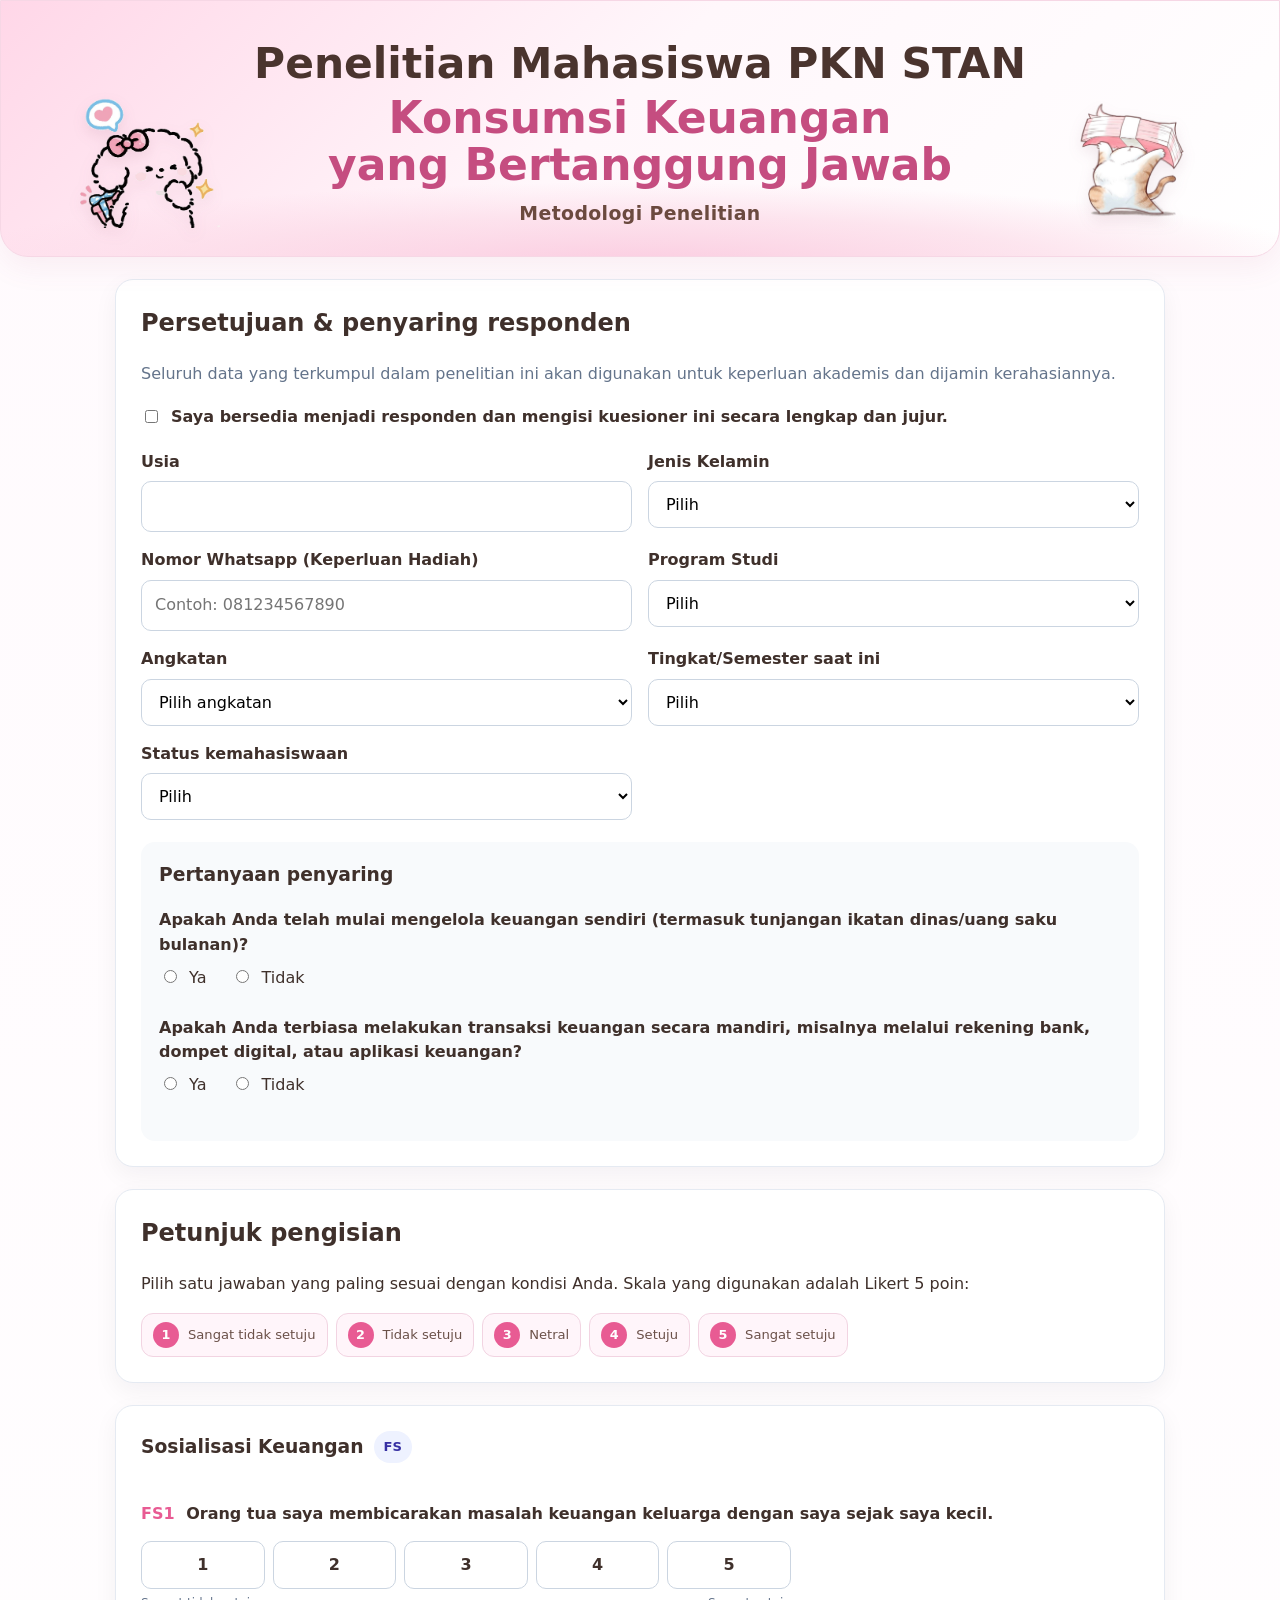
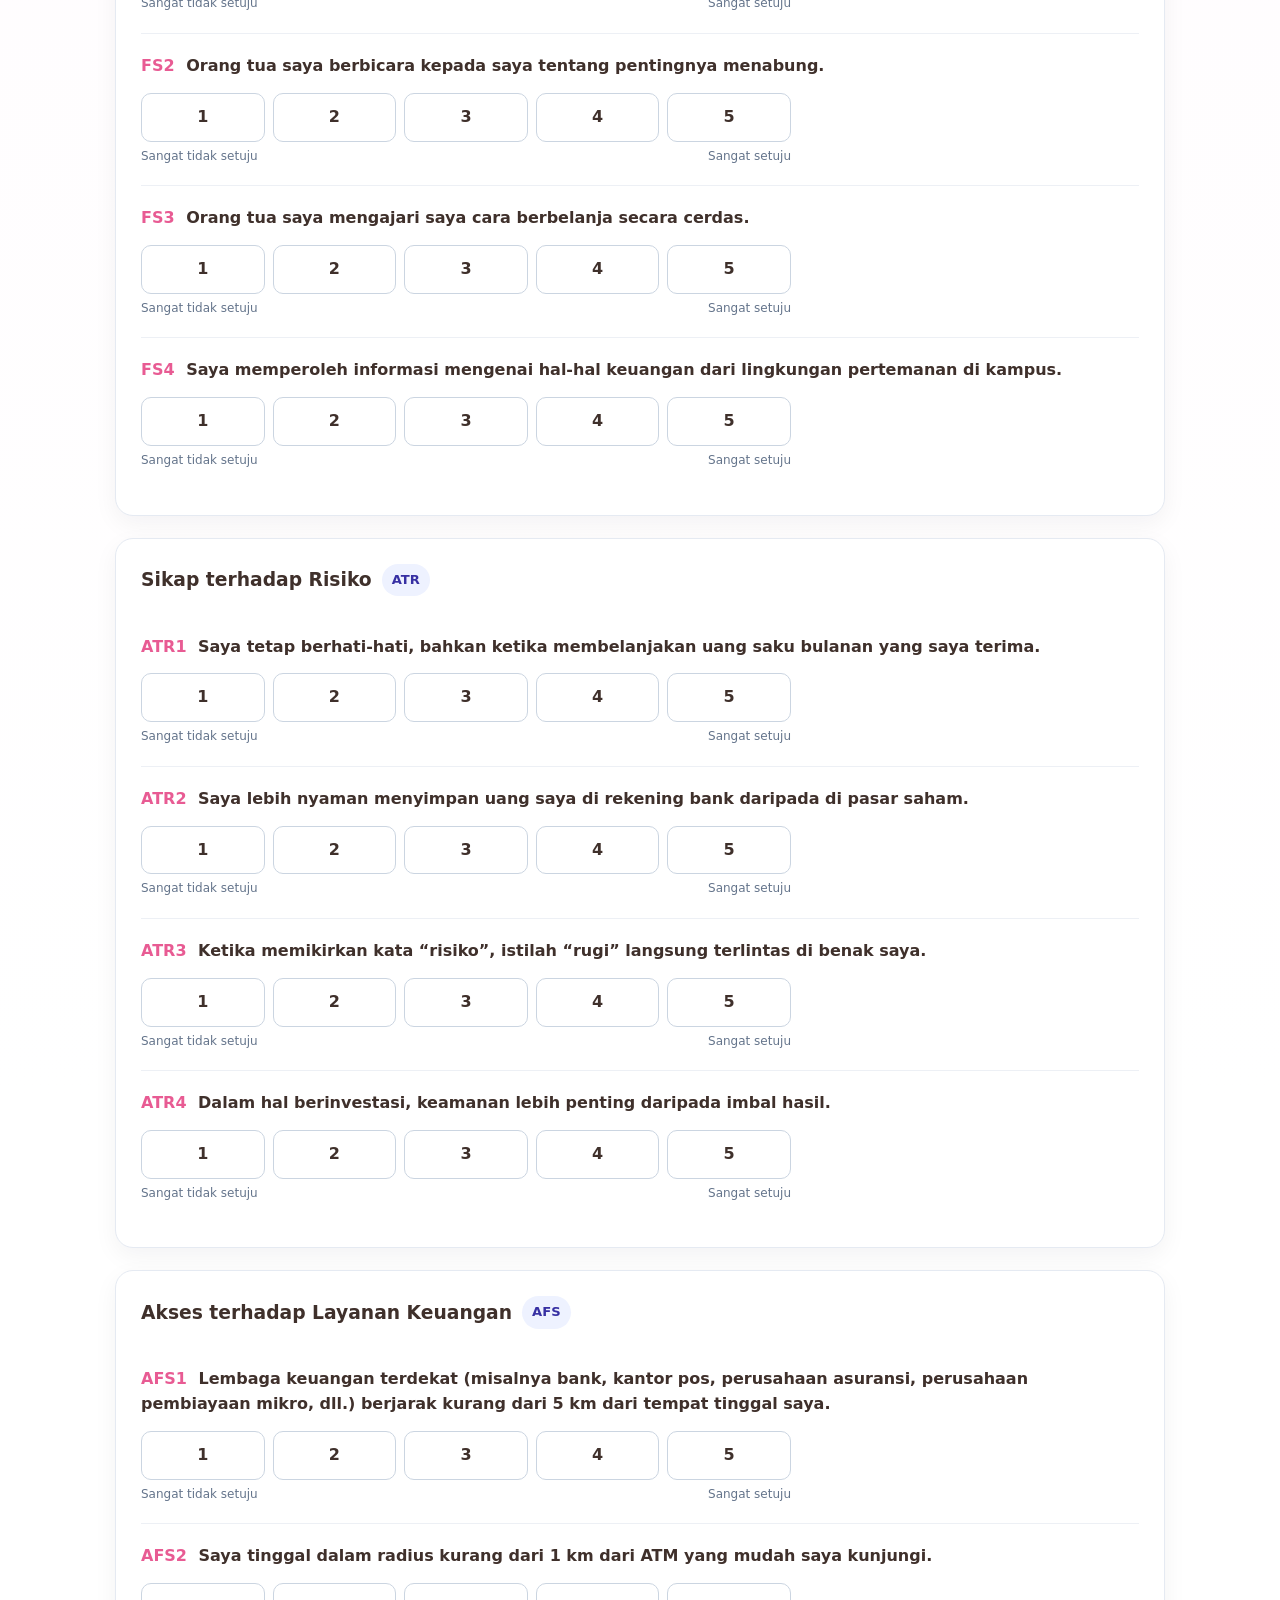
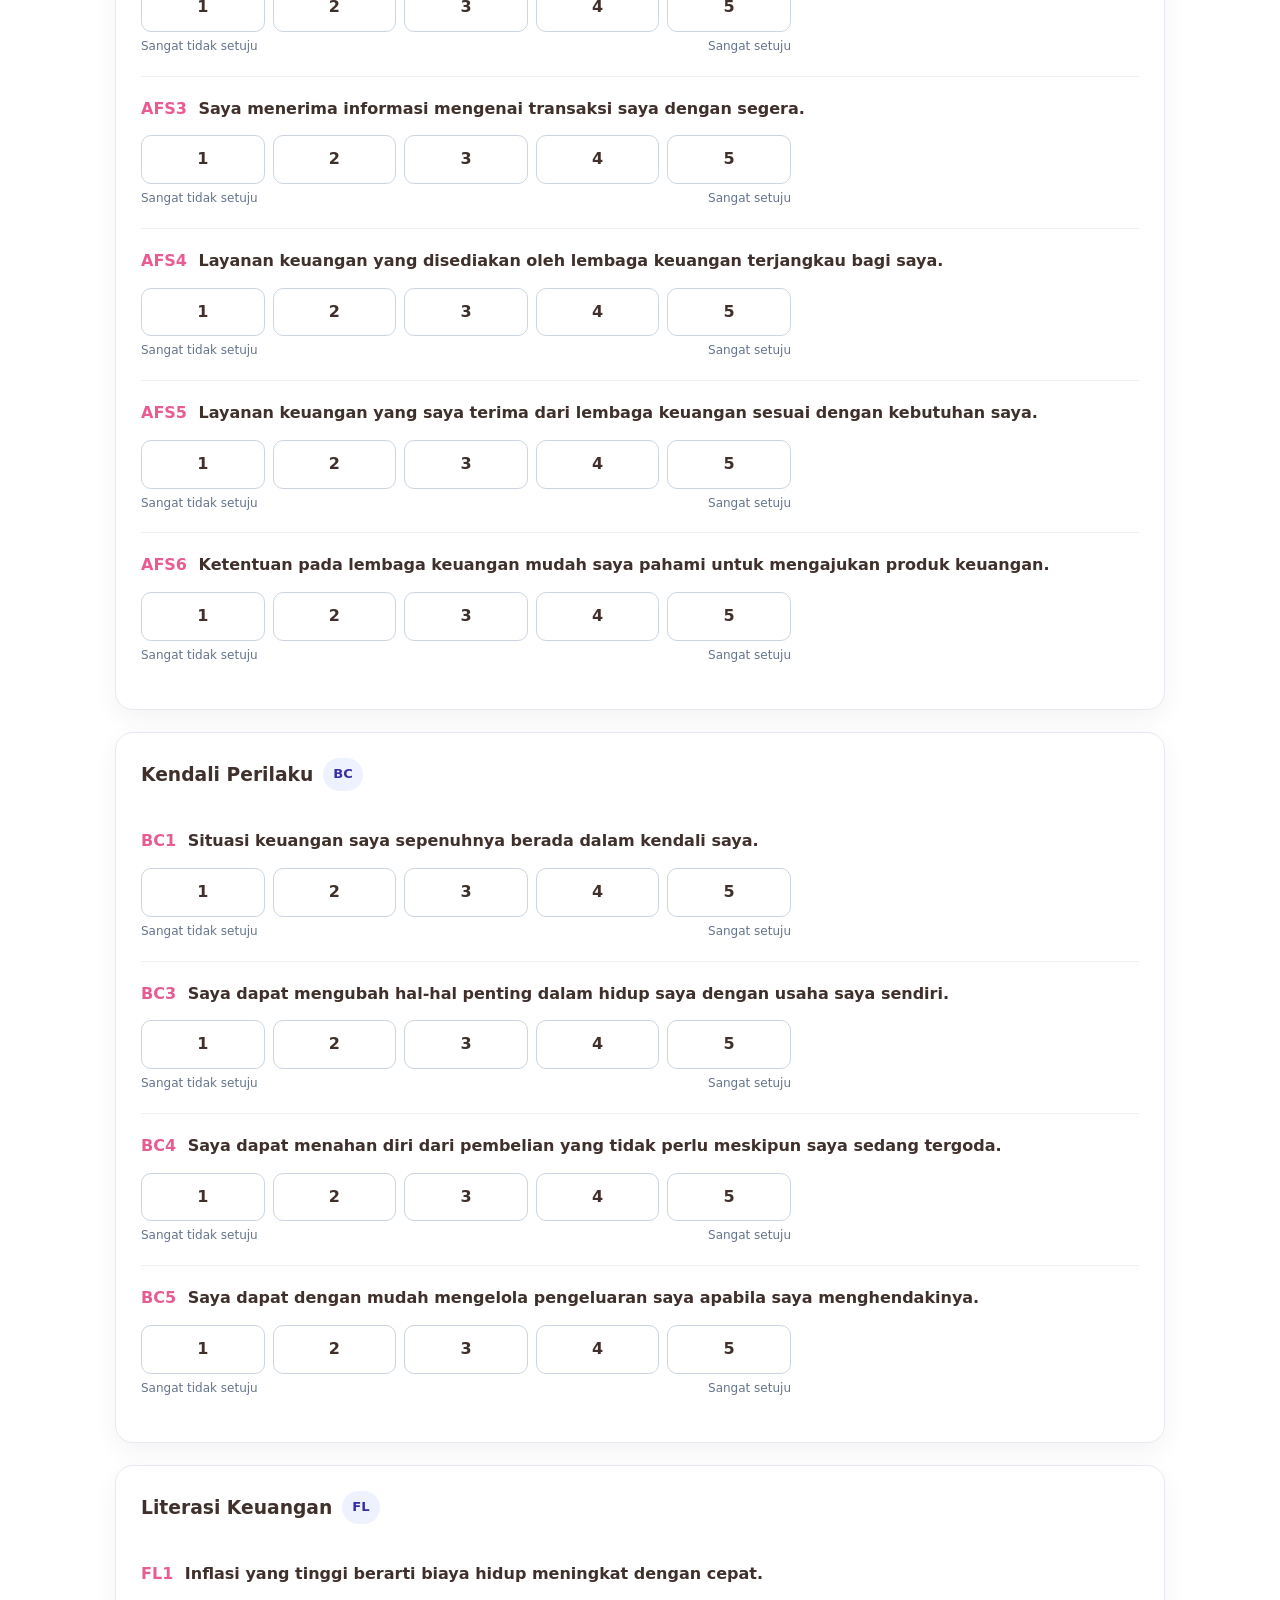
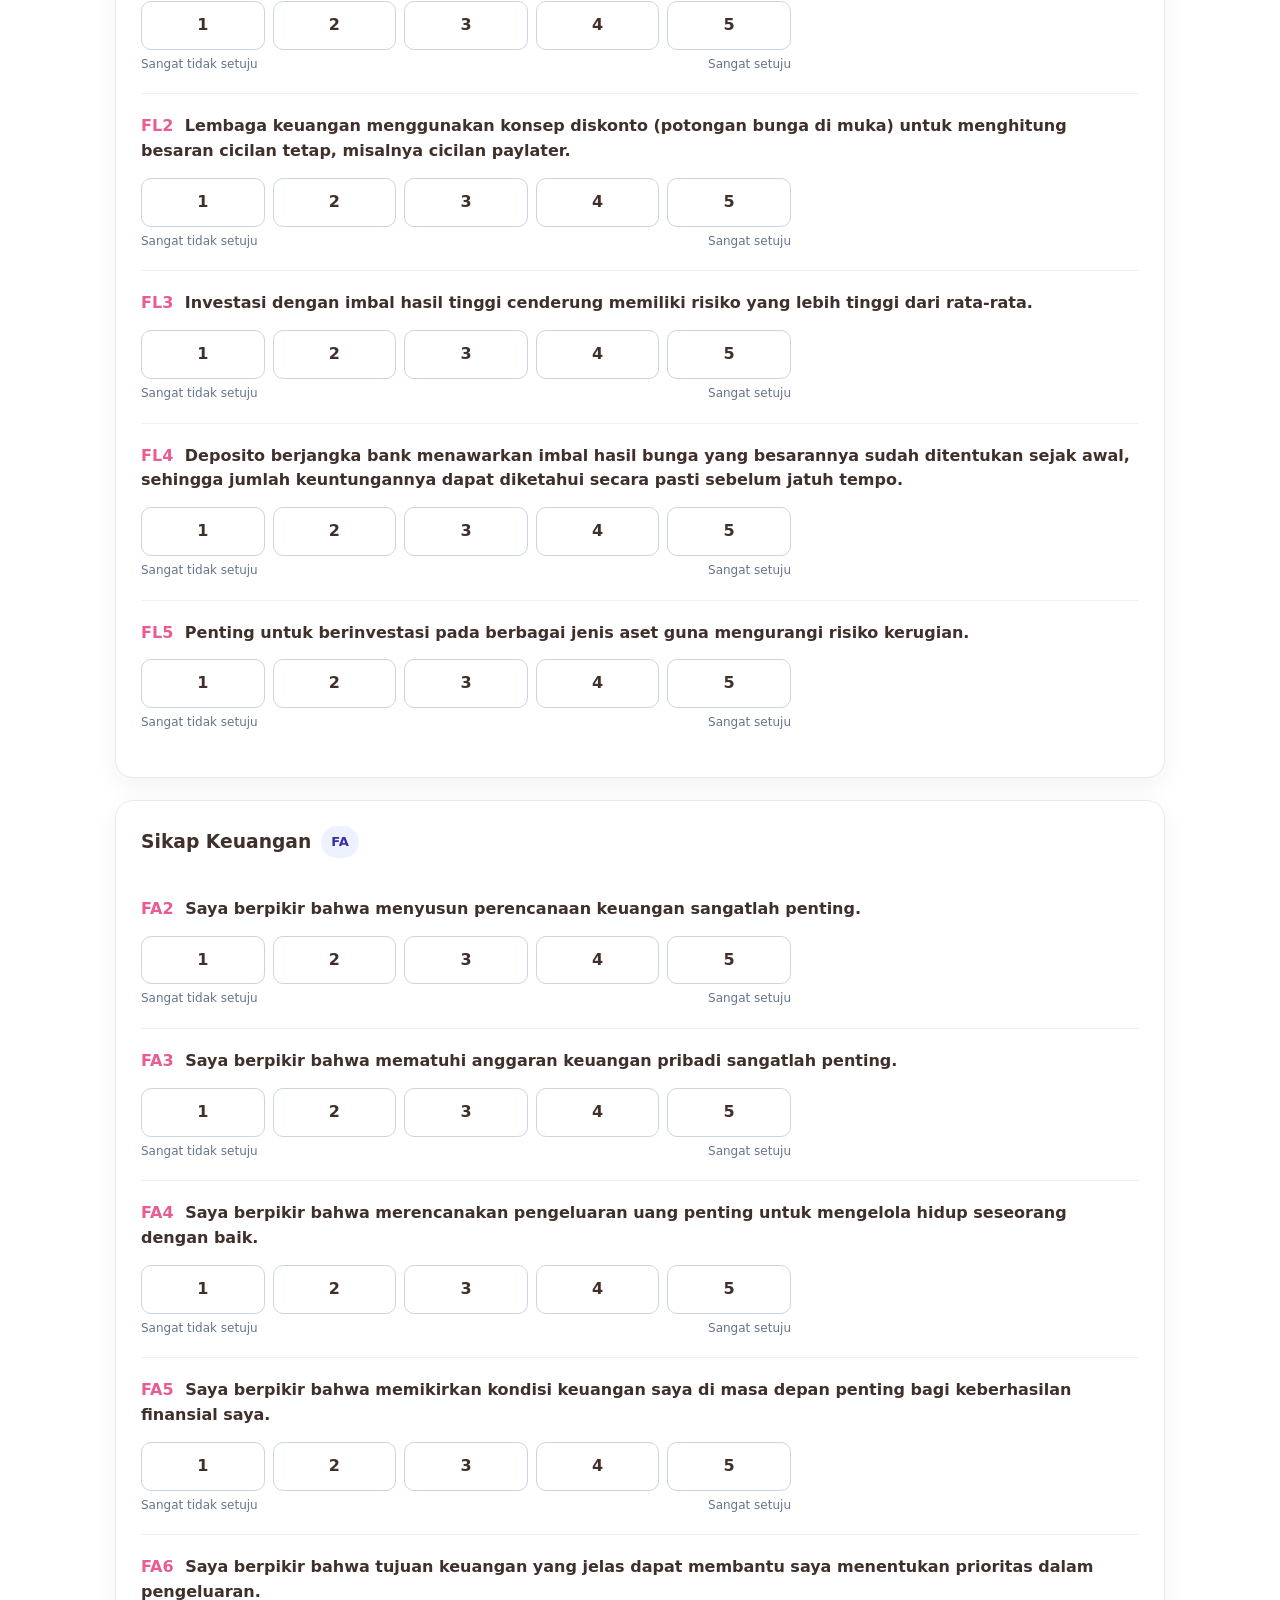
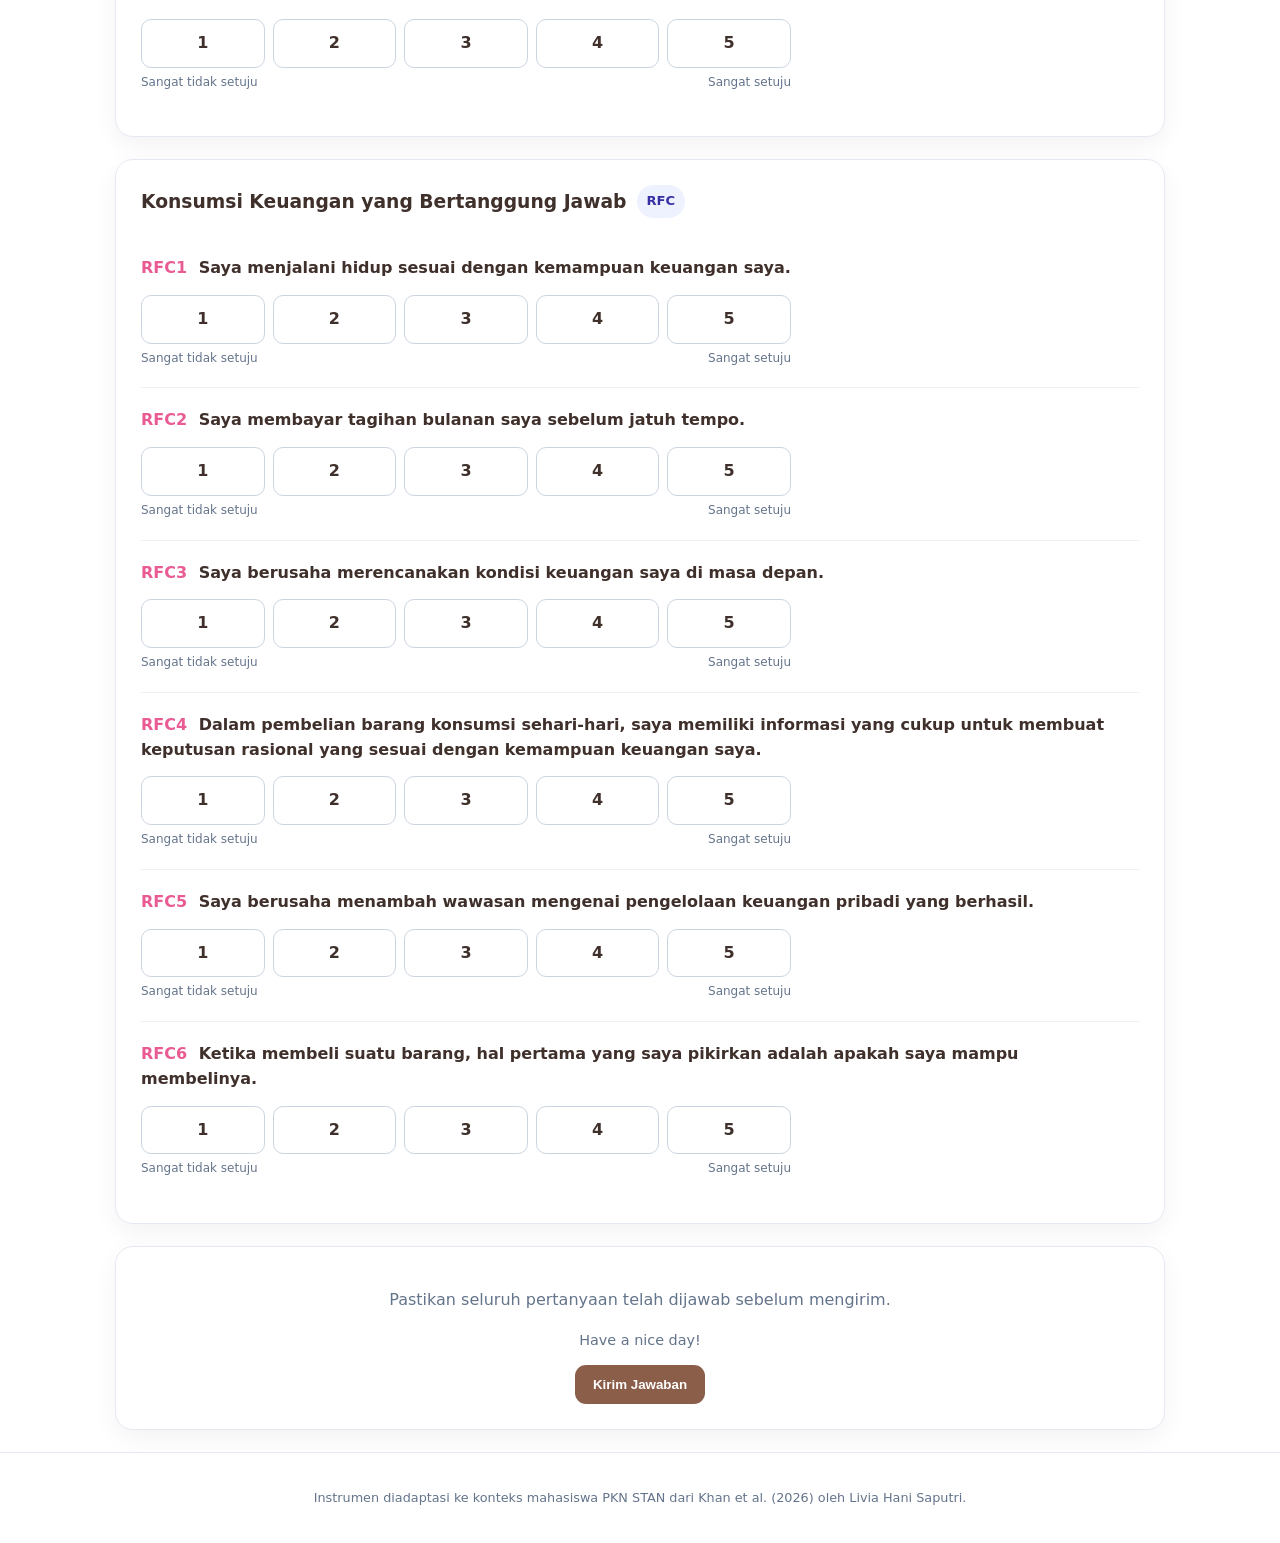
<file: index.html>
<!doctype html>
<html lang="id">

<head>
<meta charset="utf-8">
<meta name="viewport" content="width=device-width,initial-scale=1">

<title>Kuesioner Penelitian — Mahasiswa PKN STAN</title>

<link rel="stylesheet" href="style.css">
</head>

<body>

<!-- =========================
     HEADER
     ========================= -->

<header class="hero">

  <div class="container hero-inner">

    <h1>
      Penelitian Mahasiswa PKN STAN
    </h1>

    <h2>
      Konsumsi Keuangan<br>
      yang Bertanggung Jawab
    </h2>

    <p class="author-credit">
      Metodologi Penelitian
    </p>

    <img
      class="avatar-sticker avatar-money"
      src="avatar-money.png"
      alt="Kucing membawa uang"
    >

    <img
      class="avatar-sticker avatar-bow"
      src="avatar-bow.png"
      alt="Stiker anjing berpita"
    >

  </div>

</header>


<!-- =========================
     MAIN
     ========================= -->

<main class="container">

<form id="surveyForm">


<!-- =========================
     PERSETUJUAN & SCREENING
     ========================= -->

<section class="card">

  <h2>
    Persetujuan & penyaring responden
  </h2>

  <p class="muted">
    Seluruh data yang terkumpul dalam penelitian ini akan digunakan untuk keperluan akademis dan dijamin kerahasiannya.
  </p>


  <label class="checkline">

    <input
      type="checkbox"
      name="consent"
      value="1"
      required
    >

    Saya bersedia menjadi responden dan mengisi kuesioner ini secara lengkap dan jujur.

  </label>


  <!-- DATA RESPONDEN -->

  <div class="grid">


    <!-- USIA -->

    <div>

      <label>
        Usia
      </label>

      <input
        type="number"
        name="age"
        min="18"
        max="100"
        required
      >

    </div>

        <!-- JENIS KELAMIN -->

    <div>

      <label>
        Jenis Kelamin
      </label>

      <select
        name="gender"
        required
      >

        <option value="">
          Pilih
        </option>

        <option value="Perempuan">
          Perempuan
        </option>

        <option value="Laki-laki">
          Laki-laki
        </option>

      </select>

    </div>

    <!-- WHATSAPP -->

    <div>

      <label>
        Nomor Whatsapp (Keperluan Hadiah)
      </label>

      <input
        type="tel"
        name="whatsapp"
        placeholder="Contoh: 081234567890"
        inputmode="tel"
        autocomplete="tel"
        required
      >

    </div>


    <!-- PROGRAM STUDI -->

    <div>

      <label>
        Program Studi
      </label>

      <select
        name="study_program"
        required
      >

        <option value="">
          Pilih
        </option>

        <option>
          D-IV Akuntansi Sektor Publik
        </option>

        <option>
          D-IV Manajemen Aset Publik
        </option>

        <option>
          D-IV Manajemen Keuangan Negara
        </option>

        <option>
          D-III Akuntansi
        </option>

        <option>
          D-III Pajak
        </option>

        <option>
          D-III Kepabeanan dan Cukai
        </option>

        <option>
          D-III Kebendaharaan Negara
        </option>

        <option>
          D-III Manajemen Aset
        </option>

        <option>
          D-III PBB/Penilai
        </option>

      </select>

    </div>


    <!-- ANGKATAN -->

    <div>

      <label>
        Angkatan
      </label>

      <select
        name="cohort"
        required
      >

        <option value="">
          Pilih angkatan
        </option>

        <option value="2022">
          2022
        </option>

        <option value="2023">
          2023
        </option>

        <option value="2024">
          2024
        </option>

        <option value="2025">
          2025
        </option>

        <option value="2026">
          2026
        </option>

      </select>

    </div>


    <!-- TINGKAT -->

    <div>

      <label>
        Tingkat/Semester saat ini
      </label>

      <select
        name="level"
        required
      >

        <option value="">
          Pilih
        </option>

        <option>
          Tingkat 1
        </option>

        <option>
          Tingkat 2
        </option>

        <option>
          Tingkat 3
        </option>

        <option>
          Tingkat 4
        </option>

      </select>

    </div>


    <!-- STATUS -->

    <div>

      <label>
        Status kemahasiswaan
      </label>

      <select
        name="student_status"
        required
      >

        <option value="">
          Pilih
        </option>

        <option>
          Aktif
        </option>

        <option>
          Nonaktif
        </option>

        <option>
          Cuti akademik
        </option>

      </select>

    </div>

  </div>


  <!-- SCREENING -->

  <div class="screening">

    <h3>
      Pertanyaan penyaring
    </h3>


    <label>

      Apakah Anda telah mulai mengelola keuangan sendiri
      (termasuk tunjangan ikatan dinas/uang saku bulanan)?

    </label>


    <div class="radio-row">

      <label>

        <input
          type="radio"
          name="self_manage"
          value="Ya"
          required
        >

        Ya

      </label>


      <label>

        <input
          type="radio"
          name="self_manage"
          value="Tidak"
        >

        Tidak

      </label>

    </div>


    <label>

      Apakah Anda terbiasa melakukan transaksi keuangan secara mandiri,
      misalnya melalui rekening bank, dompet digital, atau aplikasi keuangan?

    </label>


    <div class="radio-row">

      <label>

        <input
          type="radio"
          name="transactions"
          value="Ya"
          required
        >

        Ya

      </label>


      <label>

        <input
          type="radio"
          name="transactions"
          value="Tidak"
        >

        Tidak

      </label>

    </div>

  </div>

</section>


<!-- =========================
     PETUNJUK
     ========================= -->

<section class="card">

  <h2>
    Petunjuk pengisian
  </h2>

  <p>
    Pilih satu jawaban yang paling sesuai dengan kondisi Anda.
    Skala yang digunakan adalah Likert 5 poin:
  </p>


  <div
    class="scale"
    aria-label="Skala Likert"
  >

    <span>
      <b>1</b>
      <em>Sangat tidak setuju</em>
    </span>

    <span>
      <b>2</b>
      <em>Tidak setuju</em>
    </span>

    <span>
      <b>3</b>
      <em>Netral</em>
    </span>

    <span>
      <b>4</b>
      <em>Setuju</em>
    </span>

    <span>
      <b>5</b>
      <em>Sangat setuju</em>
    </span>

  </div>

</section>


<!-- =========================
     SOSIALISASI KEUANGAN
     ========================= -->

<section class="construct">

<h3>
  Sosialisasi Keuangan
  <span class="badge">FS</span>
</h3>


<div class="question">

  <div class="qtext">

    <span class="qcode">FS1</span>

    Orang tua saya membicarakan masalah keuangan keluarga dengan saya sejak saya kecil.

  </div>


  <div class="likert">

    <label>
      <input type="radio" name="FS1" value="1" required>
      <span>1</span>
    </label>

    <label>
      <input type="radio" name="FS1" value="2">
      <span>2</span>
    </label>

    <label>
      <input type="radio" name="FS1" value="3">
      <span>3</span>
    </label>

    <label>
      <input type="radio" name="FS1" value="4">
      <span>4</span>
    </label>

    <label>
      <input type="radio" name="FS1" value="5">
      <span>5</span>
    </label>

  </div>


  <div class="likert-caption">

    <span>Sangat tidak setuju</span>
    <span>Sangat setuju</span>

  </div>

</div>


<div class="question">

  <div class="qtext">

    <span class="qcode">FS2</span>

    Orang tua saya berbicara kepada saya tentang pentingnya menabung.

  </div>


  <div class="likert">

    <label>
      <input type="radio" name="FS2" value="1" required>
      <span>1</span>
    </label>

    <label>
      <input type="radio" name="FS2" value="2">
      <span>2</span>
    </label>

    <label>
      <input type="radio" name="FS2" value="3">
      <span>3</span>
    </label>

    <label>
      <input type="radio" name="FS2" value="4">
      <span>4</span>
    </label>

    <label>
      <input type="radio" name="FS2" value="5">
      <span>5</span>
    </label>

  </div>


  <div class="likert-caption">

    <span>Sangat tidak setuju</span>
    <span>Sangat setuju</span>

  </div>

</div>


<div class="question">

  <div class="qtext">

    <span class="qcode">FS3</span>

    Orang tua saya mengajari saya cara berbelanja secara cerdas.

  </div>


  <div class="likert">

    <label>
      <input type="radio" name="FS3" value="1" required>
      <span>1</span>
    </label>

    <label>
      <input type="radio" name="FS3" value="2">
      <span>2</span>
    </label>

    <label>
      <input type="radio" name="FS3" value="3">
      <span>3</span>
    </label>

    <label>
      <input type="radio" name="FS3" value="4">
      <span>4</span>
    </label>

    <label>
      <input type="radio" name="FS3" value="5">
      <span>5</span>
    </label>

  </div>


  <div class="likert-caption">

    <span>Sangat tidak setuju</span>
    <span>Sangat setuju</span>

  </div>

</div>


<div class="question">

  <div class="qtext">

    <span class="qcode">FS4</span>

    Saya memperoleh informasi mengenai hal-hal keuangan dari lingkungan pertemanan di kampus.

  </div>


  <div class="likert">

    <label>
      <input type="radio" name="FS4" value="1" required>
      <span>1</span>
    </label>

    <label>
      <input type="radio" name="FS4" value="2">
      <span>2</span>
    </label>

    <label>
      <input type="radio" name="FS4" value="3">
      <span>3</span>
    </label>

    <label>
      <input type="radio" name="FS4" value="4">
      <span>4</span>
    </label>

    <label>
      <input type="radio" name="FS4" value="5">
      <span>5</span>
    </label>

  </div>


  <div class="likert-caption">

    <span>Sangat tidak setuju</span>
    <span>Sangat setuju</span>

  </div>

</div>

</section>


<!-- =========================
     SIKAP TERHADAP RISIKO
     ========================= -->

<section class="construct">

<h3>
  Sikap terhadap Risiko
  <span class="badge">ATR</span>
</h3>


<div class="question">

<div class="qtext">

<span class="qcode">ATR1</span>

Saya tetap berhati-hati, bahkan ketika membelanjakan uang saku bulanan yang saya terima.

</div>


<div class="likert">

<label><input type="radio" name="ATR1" value="1" required><span>1</span></label>
<label><input type="radio" name="ATR1" value="2"><span>2</span></label>
<label><input type="radio" name="ATR1" value="3"><span>3</span></label>
<label><input type="radio" name="ATR1" value="4"><span>4</span></label>
<label><input type="radio" name="ATR1" value="5"><span>5</span></label>

</div>


<div class="likert-caption">
<span>Sangat tidak setuju</span>
<span>Sangat setuju</span>
</div>

</div>


<div class="question">

<div class="qtext">

<span class="qcode">ATR2</span>

Saya lebih nyaman menyimpan uang saya di rekening bank daripada di pasar saham.

</div>


<div class="likert">

<label><input type="radio" name="ATR2" value="1" required><span>1</span></label>
<label><input type="radio" name="ATR2" value="2"><span>2</span></label>
<label><input type="radio" name="ATR2" value="3"><span>3</span></label>
<label><input type="radio" name="ATR2" value="4"><span>4</span></label>
<label><input type="radio" name="ATR2" value="5"><span>5</span></label>

</div>


<div class="likert-caption">
<span>Sangat tidak setuju</span>
<span>Sangat setuju</span>
</div>

</div>


<div class="question">

<div class="qtext">

<span class="qcode">ATR3</span>

Ketika memikirkan kata “risiko”, istilah “rugi” langsung terlintas di benak saya.

</div>


<div class="likert">

<label><input type="radio" name="ATR3" value="1" required><span>1</span></label>
<label><input type="radio" name="ATR3" value="2"><span>2</span></label>
<label><input type="radio" name="ATR3" value="3"><span>3</span></label>
<label><input type="radio" name="ATR3" value="4"><span>4</span></label>
<label><input type="radio" name="ATR3" value="5"><span>5</span></label>

</div>


<div class="likert-caption">
<span>Sangat tidak setuju</span>
<span>Sangat setuju</span>
</div>

</div>


<div class="question">

<div class="qtext">

<span class="qcode">ATR4</span>

Dalam hal berinvestasi, keamanan lebih penting daripada imbal hasil.

</div>


<div class="likert">

<label><input type="radio" name="ATR4" value="1" required><span>1</span></label>
<label><input type="radio" name="ATR4" value="2"><span>2</span></label>
<label><input type="radio" name="ATR4" value="3"><span>3</span></label>
<label><input type="radio" name="ATR4" value="4"><span>4</span></label>
<label><input type="radio" name="ATR4" value="5"><span>5</span></label>

</div>


<div class="likert-caption">
<span>Sangat tidak setuju</span>
<span>Sangat setuju</span>
</div>

</div>

</section>


<!-- =========================
     AKSES LAYANAN KEUANGAN
     ========================= -->

<section class="construct">

<h3>
  Akses terhadap Layanan Keuangan
  <span class="badge">AFS</span>
</h3>


<div class="question">

<div class="qtext">

<span class="qcode">AFS1</span>

Lembaga keuangan terdekat (misalnya bank, kantor pos, perusahaan asuransi, perusahaan pembiayaan mikro, dll.) berjarak kurang dari 5 km dari tempat tinggal saya.

</div>


<div class="likert">

<label><input type="radio" name="AFS1" value="1" required><span>1</span></label>
<label><input type="radio" name="AFS1" value="2"><span>2</span></label>
<label><input type="radio" name="AFS1" value="3"><span>3</span></label>
<label><input type="radio" name="AFS1" value="4"><span>4</span></label>
<label><input type="radio" name="AFS1" value="5"><span>5</span></label>

</div>


<div class="likert-caption">
<span>Sangat tidak setuju</span>
<span>Sangat setuju</span>
</div>

</div>


<div class="question">

<div class="qtext">

<span class="qcode">AFS2</span>

Saya tinggal dalam radius kurang dari 1 km dari ATM yang mudah saya kunjungi.

</div>


<div class="likert">

<label><input type="radio" name="AFS2" value="1" required><span>1</span></label>
<label><input type="radio" name="AFS2" value="2"><span>2</span></label>
<label><input type="radio" name="AFS2" value="3"><span>3</span></label>
<label><input type="radio" name="AFS2" value="4"><span>4</span></label>
<label><input type="radio" name="AFS2" value="5"><span>5</span></label>

</div>


<div class="likert-caption">
<span>Sangat tidak setuju</span>
<span>Sangat setuju</span>
</div>

</div>


<div class="question">

<div class="qtext">

<span class="qcode">AFS3</span>

Saya menerima informasi mengenai transaksi saya dengan segera.

</div>


<div class="likert">

<label><input type="radio" name="AFS3" value="1" required><span>1</span></label>
<label><input type="radio" name="AFS3" value="2"><span>2</span></label>
<label><input type="radio" name="AFS3" value="3"><span>3</span></label>
<label><input type="radio" name="AFS3" value="4"><span>4</span></label>
<label><input type="radio" name="AFS3" value="5"><span>5</span></label>

</div>


<div class="likert-caption">
<span>Sangat tidak setuju</span>
<span>Sangat setuju</span>
</div>

</div>


<div class="question">

<div class="qtext">

<span class="qcode">AFS4</span>

Layanan keuangan yang disediakan oleh lembaga keuangan terjangkau bagi saya.

</div>


<div class="likert">

<label><input type="radio" name="AFS4" value="1" required><span>1</span></label>
<label><input type="radio" name="AFS4" value="2"><span>2</span></label>
<label><input type="radio" name="AFS4" value="3"><span>3</span></label>
<label><input type="radio" name="AFS4" value="4"><span>4</span></label>
<label><input type="radio" name="AFS4" value="5"><span>5</span></label>

</div>


<div class="likert-caption">
<span>Sangat tidak setuju</span>
<span>Sangat setuju</span>
</div>

</div>


<div class="question">

<div class="qtext">

<span class="qcode">AFS5</span>

Layanan keuangan yang saya terima dari lembaga keuangan sesuai dengan kebutuhan saya.

</div>


<div class="likert">

<label><input type="radio" name="AFS5" value="1" required><span>1</span></label>
<label><input type="radio" name="AFS5" value="2"><span>2</span></label>
<label><input type="radio" name="AFS5" value="3"><span>3</span></label>
<label><input type="radio" name="AFS5" value="4"><span>4</span></label>
<label><input type="radio" name="AFS5" value="5"><span>5</span></label>

</div>


<div class="likert-caption">
<span>Sangat tidak setuju</span>
<span>Sangat setuju</span>
</div>

</div>


<div class="question">

<div class="qtext">

<span class="qcode">AFS6</span>

Ketentuan pada lembaga keuangan mudah saya pahami untuk mengajukan produk keuangan.

</div>


<div class="likert">

<label><input type="radio" name="AFS6" value="1" required><span>1</span></label>
<label><input type="radio" name="AFS6" value="2"><span>2</span></label>
<label><input type="radio" name="AFS6" value="3"><span>3</span></label>
<label><input type="radio" name="AFS6" value="4"><span>4</span></label>
<label><input type="radio" name="AFS6" value="5"><span>5</span></label>

</div>


<div class="likert-caption">
<span>Sangat tidak setuju</span>
<span>Sangat setuju</span>
</div>

</div>

</section>


<!-- =========================
     KENDALI PERILAKU
     ========================= -->

<section class="construct">

<h3>
  Kendali Perilaku
  <span class="badge">BC</span>
</h3>


<div class="question">

<div class="qtext">

<span class="qcode">BC1</span>

Situasi keuangan saya sepenuhnya berada dalam kendali saya.

</div>


<div class="likert">

<label><input type="radio" name="BC1" value="1" required><span>1</span></label>
<label><input type="radio" name="BC1" value="2"><span>2</span></label>
<label><input type="radio" name="BC1" value="3"><span>3</span></label>
<label><input type="radio" name="BC1" value="4"><span>4</span></label>
<label><input type="radio" name="BC1" value="5"><span>5</span></label>

</div>


<div class="likert-caption">
<span>Sangat tidak setuju</span>
<span>Sangat setuju</span>
</div>

</div>


<div class="question">

<div class="qtext">

<span class="qcode">BC3</span>

Saya dapat mengubah hal-hal penting dalam hidup saya dengan usaha saya sendiri.

</div>


<div class="likert">

<label><input type="radio" name="BC3" value="1" required><span>1</span></label>
<label><input type="radio" name="BC3" value="2"><span>2</span></label>
<label><input type="radio" name="BC3" value="3"><span>3</span></label>
<label><input type="radio" name="BC3" value="4"><span>4</span></label>
<label><input type="radio" name="BC3" value="5"><span>5</span></label>

</div>


<div class="likert-caption">
<span>Sangat tidak setuju</span>
<span>Sangat setuju</span>
</div>

</div>


<div class="question">

<div class="qtext">

<span class="qcode">BC4</span>

Saya dapat menahan diri dari pembelian yang tidak perlu meskipun saya sedang tergoda.

</div>


<div class="likert">

<label><input type="radio" name="BC4" value="1" required><span>1</span></label>
<label><input type="radio" name="BC4" value="2"><span>2</span></label>
<label><input type="radio" name="BC4" value="3"><span>3</span></label>
<label><input type="radio" name="BC4" value="4"><span>4</span></label>
<label><input type="radio" name="BC4" value="5"><span>5</span></label>

</div>


<div class="likert-caption">
<span>Sangat tidak setuju</span>
<span>Sangat setuju</span>
</div>

</div>


<div class="question">

<div class="qtext">

<span class="qcode">BC5</span>

Saya dapat dengan mudah mengelola pengeluaran saya apabila saya menghendakinya.

</div>


<div class="likert">

<label><input type="radio" name="BC5" value="1" required><span>1</span></label>
<label><input type="radio" name="BC5" value="2"><span>2</span></label>
<label><input type="radio" name="BC5" value="3"><span>3</span></label>
<label><input type="radio" name="BC5" value="4"><span>4</span></label>
<label><input type="radio" name="BC5" value="5"><span>5</span></label>

</div>


<div class="likert-caption">
<span>Sangat tidak setuju</span>
<span>Sangat setuju</span>
</div>

</div>

</section>


<!-- =========================
     LITERASI KEUANGAN
     ========================= -->

<section class="construct">

<h3>
  Literasi Keuangan
  <span class="badge">FL</span>
</h3>


<div class="question">

<div class="qtext">

<span class="qcode">FL1</span>

Inflasi yang tinggi berarti biaya hidup meningkat dengan cepat.

</div>


<div class="likert">

<label><input type="radio" name="FL1" value="1" required><span>1</span></label>
<label><input type="radio" name="FL1" value="2"><span>2</span></label>
<label><input type="radio" name="FL1" value="3"><span>3</span></label>
<label><input type="radio" name="FL1" value="4"><span>4</span></label>
<label><input type="radio" name="FL1" value="5"><span>5</span></label>

</div>


<div class="likert-caption">
<span>Sangat tidak setuju</span>
<span>Sangat setuju</span>
</div>

</div>


<div class="question">

<div class="qtext">

<span class="qcode">FL2</span>

Lembaga keuangan menggunakan konsep diskonto (potongan bunga di muka) untuk menghitung besaran cicilan tetap, misalnya cicilan paylater.

</div>


<div class="likert">

<label><input type="radio" name="FL2" value="1" required><span>1</span></label>
<label><input type="radio" name="FL2" value="2"><span>2</span></label>
<label><input type="radio" name="FL2" value="3"><span>3</span></label>
<label><input type="radio" name="FL2" value="4"><span>4</span></label>
<label><input type="radio" name="FL2" value="5"><span>5</span></label>

</div>


<div class="likert-caption">
<span>Sangat tidak setuju</span>
<span>Sangat setuju</span>
</div>

</div>


<div class="question">

<div class="qtext">

<span class="qcode">FL3</span>

Investasi dengan imbal hasil tinggi cenderung memiliki risiko yang lebih tinggi dari rata-rata.

</div>


<div class="likert">

<label><input type="radio" name="FL3" value="1" required><span>1</span></label>
<label><input type="radio" name="FL3" value="2"><span>2</span></label>
<label><input type="radio" name="FL3" value="3"><span>3</span></label>
<label><input type="radio" name="FL3" value="4"><span>4</span></label>
<label><input type="radio" name="FL3" value="5"><span>5</span></label>

</div>


<div class="likert-caption">
<span>Sangat tidak setuju</span>
<span>Sangat setuju</span>
</div>

</div>


<div class="question">

<div class="qtext">

<span class="qcode">FL4</span>

Deposito berjangka bank menawarkan imbal hasil bunga yang besarannya sudah ditentukan sejak awal, sehingga jumlah keuntungannya dapat diketahui secara pasti sebelum jatuh tempo.

</div>


<div class="likert">

<label><input type="radio" name="FL4" value="1" required><span>1</span></label>
<label><input type="radio" name="FL4" value="2"><span>2</span></label>
<label><input type="radio" name="FL4" value="3"><span>3</span></label>
<label><input type="radio" name="FL4" value="4"><span>4</span></label>
<label><input type="radio" name="FL4" value="5"><span>5</span></label>

</div>


<div class="likert-caption">
<span>Sangat tidak setuju</span>
<span>Sangat setuju</span>
</div>

</div>


<div class="question">

<div class="qtext">

<span class="qcode">FL5</span>

Penting untuk berinvestasi pada berbagai jenis aset guna mengurangi risiko kerugian.

</div>


<div class="likert">

<label><input type="radio" name="FL5" value="1" required><span>1</span></label>
<label><input type="radio" name="FL5" value="2"><span>2</span></label>
<label><input type="radio" name="FL5" value="3"><span>3</span></label>
<label><input type="radio" name="FL5" value="4"><span>4</span></label>
<label><input type="radio" name="FL5" value="5"><span>5</span></label>

</div>


<div class="likert-caption">
<span>Sangat tidak setuju</span>
<span>Sangat setuju</span>
</div>

</div>

</section>


<!-- =========================
     SIKAP KEUANGAN
     ========================= -->

<section class="construct">

<h3>
  Sikap Keuangan
  <span class="badge">FA</span>
</h3>


<div class="question">

<div class="qtext">

<span class="qcode">FA2</span>

Saya berpikir bahwa menyusun perencanaan keuangan sangatlah penting.

</div>


<div class="likert">

<label><input type="radio" name="FA2" value="1" required><span>1</span></label>
<label><input type="radio" name="FA2" value="2"><span>2</span></label>
<label><input type="radio" name="FA2" value="3"><span>3</span></label>
<label><input type="radio" name="FA2" value="4"><span>4</span></label>
<label><input type="radio" name="FA2" value="5"><span>5</span></label>

</div>


<div class="likert-caption">
<span>Sangat tidak setuju</span>
<span>Sangat setuju</span>
</div>

</div>


<div class="question">

<div class="qtext">

<span class="qcode">FA3</span>

Saya berpikir bahwa mematuhi anggaran keuangan pribadi sangatlah penting.

</div>


<div class="likert">

<label><input type="radio" name="FA3" value="1" required><span>1</span></label>
<label><input type="radio" name="FA3" value="2"><span>2</span></label>
<label><input type="radio" name="FA3" value="3"><span>3</span></label>
<label><input type="radio" name="FA3" value="4"><span>4</span></label>
<label><input type="radio" name="FA3" value="5"><span>5</span></label>

</div>


<div class="likert-caption">
<span>Sangat tidak setuju</span>
<span>Sangat setuju</span>
</div>

</div>


<div class="question">

<div class="qtext">

<span class="qcode">FA4</span>

Saya berpikir bahwa merencanakan pengeluaran uang penting untuk mengelola hidup seseorang dengan baik.

</div>


<div class="likert">

<label><input type="radio" name="FA4" value="1" required><span>1</span></label>
<label><input type="radio" name="FA4" value="2"><span>2</span></label>
<label><input type="radio" name="FA4" value="3"><span>3</span></label>
<label><input type="radio" name="FA4" value="4"><span>4</span></label>
<label><input type="radio" name="FA4" value="5"><span>5</span></label>

</div>


<div class="likert-caption">
<span>Sangat tidak setuju</span>
<span>Sangat setuju</span>
</div>

</div>


<div class="question">

<div class="qtext">

<span class="qcode">FA5</span>

Saya berpikir bahwa memikirkan kondisi keuangan saya di masa depan penting bagi keberhasilan finansial saya.

</div>


<div class="likert">

<label><input type="radio" name="FA5" value="1" required><span>1</span></label>
<label><input type="radio" name="FA5" value="2"><span>2</span></label>
<label><input type="radio" name="FA5" value="3"><span>3</span></label>
<label><input type="radio" name="FA5" value="4"><span>4</span></label>
<label><input type="radio" name="FA5" value="5"><span>5</span></label>

</div>


<div class="likert-caption">
<span>Sangat tidak setuju</span>
<span>Sangat setuju</span>
</div>

</div>


<div class="question">

<div class="qtext">

<span class="qcode">FA6</span>

Saya berpikir bahwa tujuan keuangan yang jelas dapat membantu saya menentukan prioritas dalam pengeluaran.

</div>


<div class="likert">

<label><input type="radio" name="FA6" value="1" required><span>1</span></label>
<label><input type="radio" name="FA6" value="2"><span>2</span></label>
<label><input type="radio" name="FA6" value="3"><span>3</span></label>
<label><input type="radio" name="FA6" value="4"><span>4</span></label>
<label><input type="radio" name="FA6" value="5"><span>5</span></label>

</div>


<div class="likert-caption">
<span>Sangat tidak setuju</span>
<span>Sangat setuju</span>
</div>

</div>

</section>


<!-- =========================
     RFC
     ========================= -->

<section class="construct">

<h3>
  Konsumsi Keuangan yang Bertanggung Jawab
  <span class="badge">RFC</span>
</h3>


<div class="question">

<div class="qtext">

<span class="qcode">RFC1</span>

Saya menjalani hidup sesuai dengan kemampuan keuangan saya.

</div>


<div class="likert">

<label><input type="radio" name="RFC1" value="1" required><span>1</span></label>
<label><input type="radio" name="RFC1" value="2"><span>2</span></label>
<label><input type="radio" name="RFC1" value="3"><span>3</span></label>
<label><input type="radio" name="RFC1" value="4"><span>4</span></label>
<label><input type="radio" name="RFC1" value="5"><span>5</span></label>

</div>


<div class="likert-caption">
<span>Sangat tidak setuju</span>
<span>Sangat setuju</span>
</div>

</div>


<div class="question">

<div class="qtext">

<span class="qcode">RFC2</span>

Saya membayar tagihan bulanan saya sebelum jatuh tempo.

</div>


<div class="likert">

<label><input type="radio" name="RFC2" value="1" required><span>1</span></label>
<label><input type="radio" name="RFC2" value="2"><span>2</span></label>
<label><input type="radio" name="RFC2" value="3"><span>3</span></label>
<label><input type="radio" name="RFC2" value="4"><span>4</span></label>
<label><input type="radio" name="RFC2" value="5"><span>5</span></label>

</div>


<div class="likert-caption">
<span>Sangat tidak setuju</span>
<span>Sangat setuju</span>
</div>

</div>


<div class="question">

<div class="qtext">

<span class="qcode">RFC3</span>

Saya berusaha merencanakan kondisi keuangan saya di masa depan.

</div>


<div class="likert">

<label><input type="radio" name="RFC3" value="1" required><span>1</span></label>
<label><input type="radio" name="RFC3" value="2"><span>2</span></label>
<label><input type="radio" name="RFC3" value="3"><span>3</span></label>
<label><input type="radio" name="RFC3" value="4"><span>4</span></label>
<label><input type="radio" name="RFC3" value="5"><span>5</span></label>

</div>


<div class="likert-caption">
<span>Sangat tidak setuju</span>
<span>Sangat setuju</span>
</div>

</div>


<div class="question">

<div class="qtext">

<span class="qcode">RFC4</span>

Dalam pembelian barang konsumsi sehari-hari, saya memiliki informasi yang cukup untuk membuat keputusan rasional yang sesuai dengan kemampuan keuangan saya.

</div>


<div class="likert">

<label><input type="radio" name="RFC4" value="1" required><span>1</span></label>
<label><input type="radio" name="RFC4" value="2"><span>2</span></label>
<label><input type="radio" name="RFC4" value="3"><span>3</span></label>
<label><input type="radio" name="RFC4" value="4"><span>4</span></label>
<label><input type="radio" name="RFC4" value="5"><span>5</span></label>

</div>


<div class="likert-caption">
<span>Sangat tidak setuju</span>
<span>Sangat setuju</span>
</div>

</div>


<div class="question">

<div class="qtext">

<span class="qcode">RFC5</span>

Saya berusaha menambah wawasan mengenai pengelolaan keuangan pribadi yang berhasil.

</div>


<div class="likert">

<label><input type="radio" name="RFC5" value="1" required><span>1</span></label>
<label><input type="radio" name="RFC5" value="2"><span>2</span></label>
<label><input type="radio" name="RFC5" value="3"><span>3</span></label>
<label><input type="radio" name="RFC5" value="4"><span>4</span></label>
<label><input type="radio" name="RFC5" value="5"><span>5</span></label>

</div>


<div class="likert-caption">
<span>Sangat tidak setuju</span>
<span>Sangat setuju</span>
</div>

</div>


<div class="question">

<div class="qtext">

<span class="qcode">RFC6</span>

Ketika membeli suatu barang, hal pertama yang saya pikirkan adalah apakah saya mampu membelinya.

</div>


<div class="likert">

<label><input type="radio" name="RFC6" value="1" required><span>1</span></label>
<label><input type="radio" name="RFC6" value="2"><span>2</span></label>
<label><input type="radio" name="RFC6" value="3"><span>3</span></label>
<label><input type="radio" name="RFC6" value="4"><span>4</span></label>
<label><input type="radio" name="RFC6" value="5"><span>5</span></label>

</div>


<div class="likert-caption">
<span>Sangat tidak setuju</span>
<span>Sangat setuju</span>
</div>

</div>

</section>


<!-- =========================
     SUBMIT
     ========================= -->

<section class="card submit-card">

<p class="muted">

  Pastikan seluruh pertanyaan telah dijawab sebelum mengirim.

</p>


<p class="muted prize-disclaimer">

  Have a nice day!

</p>


<button
  type="submit"
  class="btn"
>

  Kirim Jawaban

</button>

</section>


</form>

</main>


<!-- =========================
     FOOTER
     ========================= -->

<footer>

Instrumen diadaptasi ke konteks mahasiswa PKN STAN dari Khan et al. (2026) oleh
Livia Hani Saputri.
</footer>


<!-- =========================
     CONFIG
     ========================= -->

<script src="config.js"></script>


<!-- =========================
     SUBMISSION SCRIPT
     ========================= -->

<script>

const form =
  document.getElementById('surveyForm');


const alertBox =
  document.createElement('div');


alertBox.className =
  'alert';


form.parentNode.insertBefore(
  alertBox,
  form
);


alertBox.style.display =
  'none';


function show(
  msg,
  type = 'error'
){

  alertBox.className =
    'alert ' + type;


  alertBox.textContent =
    msg;


  alertBox.style.display =
    'block';


  window.scrollTo({

    top: 0,

    behavior: 'smooth'

  });

}


form.addEventListener(
  'submit',
  async function(e){

    e.preventDefault();


    if(!form.checkValidity()){

      form.reportValidity();

      return;

    }


    const data = {};


    new FormData(form).forEach(
      (v,k) => data[k] = v
    );


    /* =========================
       VALIDASI USIA
       ========================= */

    if(Number(data.age) < 18){

      show(
        'Responden harus berusia minimal 18 tahun.'
      );

      return;

    }


    /* =========================
       VALIDASI WHATSAPP
       ========================= */

    if(
      !/^[0-9+()\s-]{9,20}$/.test(
        String(data.whatsapp || '')
      )
    ){

      show(
        'Silakan masukkan nomor WhatsApp yang valid.'
      );

      return;

    }


    /* =========================
       VALIDASI STATUS
       ========================= */

    if(
      data.student_status !== 'Aktif'
    ){

      show(
        'Kuesioner ini ditujukan untuk mahasiswa aktif PKN STAN.'
      );

      return;

    }


    /* =========================
       VALIDASI SCREENING
       ========================= */

    if(
      data.self_manage !== 'Ya' ||
      data.transactions !== 'Ya'
    ){

      show(
        'Berdasarkan kriteria penelitian, responden perlu telah mengelola keuangan dan bertransaksi secara mandiri.'
      );

      return;

    }


    /* =========================
       BUTTON
       ========================= */

    const btn =
      form.querySelector(
        'button[type=submit]'
      );


    btn.disabled =
      true;


    btn.textContent =
      'Mengirim...';


    /* =========================
       DATA UNTUK GOOGLE SHEETS
       ========================= */

    const params =
      new URLSearchParams({

        action: 'submit',

        key: APP_CONFIG.submitKey,

        ...data

      });


    try{

      await fetch(

        APP_CONFIG.scriptUrl,

        {

          method: 'POST',

          mode: 'no-cors',

          headers: {

            'Content-Type':
              'application/x-www-form-urlencoded;charset=UTF-8'

          },

          body:
            params.toString(),

          cache:
            'no-store'

        }

      );


      /* =========================
         BERHASIL
         ========================= */

      form.reset();


      show(

        'Terima kasih. Jawaban Anda berhasil dikirim.',
        'success'
      );
    }catch(err){
      show(
        'Jawaban belum tersimpan. Pastikan koneksi internet aktif dan konfigurasi Google Sheets sudah benar. '
        + err.message
      );    
    }
    finally{     
      btn.disabled =
        false;
      btn.textContent =
        'Kirim Jawaban';
    }
  }
);

</script>
</body>
</html>
</file>
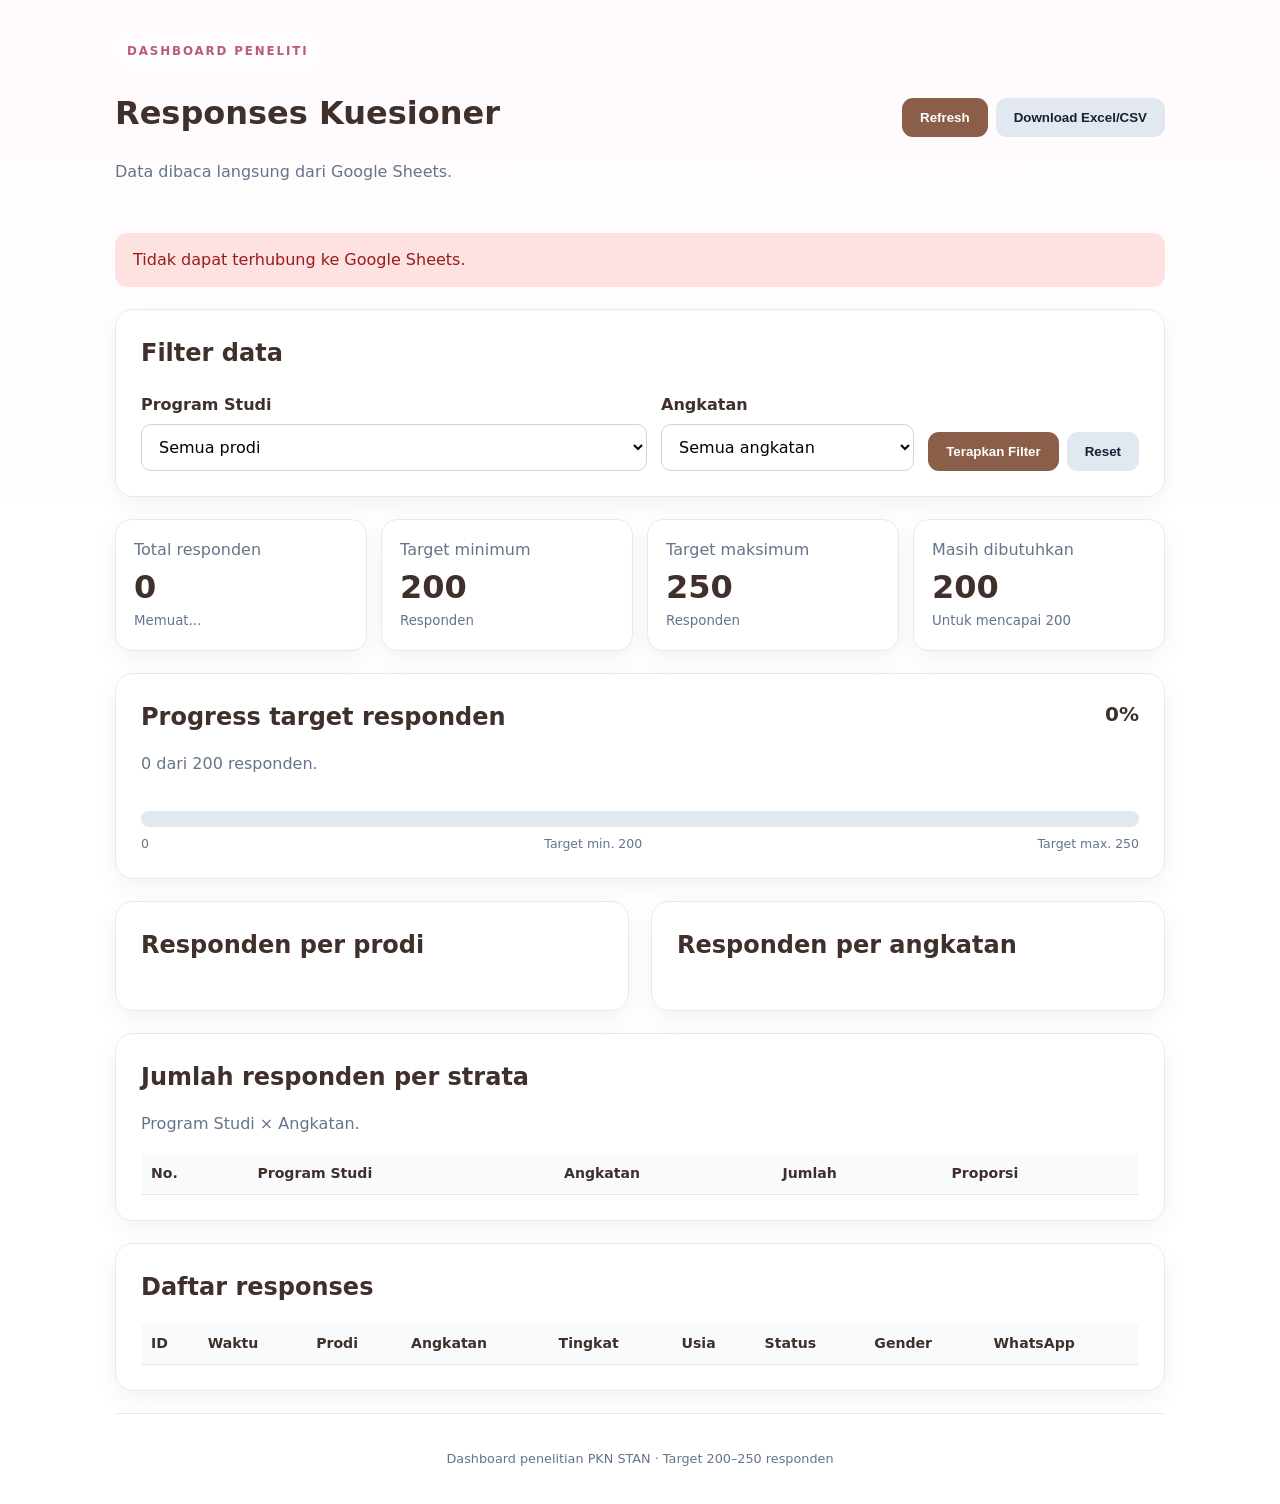
<file: admin.html>
<!doctype html><html lang="id"><head><meta charset="utf-8"><meta name="viewport" content="width=device-width,initial-scale=1"><title>Dashboard Responses — PKN STAN</title><link rel="stylesheet" href="style.css"></head><body><main class="container">
<div class="admin-head"><div><div class="eyebrow">DASHBOARD PENELITI</div><h1>Responses Kuesioner</h1><p class="muted">Data dibaca langsung dari Google Sheets.</p></div><div class="actions"><button class="btn" id="refresh">Refresh</button><button class="btn secondary" id="download">Download Excel/CSV</button></div></div>
<div id="msg" class="alert" style="display:none"></div>
<section class="card"><h2>Filter data</h2><div class="filter-grid"><div><label>Program Studi</label><select id="program"><option value="">Semua prodi</option></select></div><div><label>Angkatan</label><select id="cohort"><option value="">Semua angkatan</option></select></div><div class="filter-actions"><button class="btn" id="apply">Terapkan Filter</button><button class="btn secondary" id="reset">Reset</button></div></div></section>
<section class="stats"><div class="stat"><span>Total responden</span><strong id="count">0</strong><small id="status">Memuat...</small></div><div class="stat"><span>Target minimum</span><strong>200</strong><small>Responden</small></div><div class="stat"><span>Target maksimum</span><strong>250</strong><small>Responden</small></div><div class="stat"><span>Masih dibutuhkan</span><strong id="remaining">200</strong><small>Untuk mencapai 200</small></div></section>
<section class="card"><div class="section-head"><div><h2>Progress target responden</h2><p class="muted" id="progressText">0 dari 200 responden.</p></div><strong class="progress-value" id="progressValue">0%</strong></div><div class="progress"><div id="progressBar" style="width:0%"></div></div><div class="target-labels"><span>0</span><span>Target min. 200</span><span>Target max. 250</span></div></section>
<section class="dashboard-grid"><section class="card"><h2>Responden per prodi</h2><div id="byProgram"></div></section><section class="card"><h2>Responden per angkatan</h2><div id="byCohort"></div></section></section>
<section class="card table-wrap"><div class="section-head"><div><h2>Jumlah responden per strata</h2><p class="muted">Program Studi × Angkatan.</p></div></div><table><thead><tr><th>No.</th><th>Program Studi</th><th>Angkatan</th><th>Jumlah</th><th>Proporsi</th></tr></thead><tbody id="strata"></tbody></table></section>
<section class="card table-wrap"><div class="section-head"><div><h2>Daftar responses</h2><p class="muted" id="tableNote"></p></div></div><table><thead><tr><th>ID</th><th>Waktu</th><th>Prodi</th><th>Angkatan</th><th>Tingkat</th><th>Usia</th><th>Status</th><th>Gender</th><th>WhatsApp</th></tr></thead><tbody id="rows"></tbody></table></section><footer>Dashboard penelitian PKN STAN · Target 200–250 responden</footer></main>
<script src="config.js"></script><script>
let all=[]; let filtered=[];
const $=id=>document.getElementById(id); const esc=s=>String(s??'').replace(/[&<>'"]/g,c=>({'&':'&amp;','<':'&lt;','>':'&gt;',"'":'&#39;','"':'&quot;'}[c]));
async function load(){ $('msg').style.display='none'; try{const j=await jsonp(APP_CONFIG.scriptUrl+'?action=data&key='+encodeURIComponent(APP_CONFIG.adminKey));if(!j.ok)throw Error(j.message);all=j.rows||[];fillFilters();apply();}catch(e){show(e.message||'Gagal mengambil data.');}}
function jsonp(url){return new Promise((resolve,reject)=>{const cb='jsonp_'+Date.now()+'_'+Math.random().toString(36).slice(2);const script=document.createElement('script');const timer=setTimeout(()=>{cleanup();reject(new Error('Koneksi ke Google Sheets gagal atau terlalu lama.'));},15000);function cleanup(){clearTimeout(timer);delete window[cb];script.remove();}window[cb]=d=>{cleanup();resolve(d);};script.onerror=()=>{cleanup();reject(new Error('Tidak dapat terhubung ke Google Sheets.'));};script.src=url+'&callback='+encodeURIComponent(cb);document.body.appendChild(script);});}
function show(t){$('msg').textContent=t;$('msg').className='alert error';$('msg').style.display='block';}
function fillFilters(){const ps=[...new Set(all.map(x=>x.study_program).filter(Boolean))].sort();const cs=[...new Set(all.map(x=>x.cohort).filter(Boolean))].sort().reverse();$('program').innerHTML='<option value="">Semua prodi</option>'+ps.map(x=>`<option>${esc(x)}</option>`).join('');$('cohort').innerHTML='<option value="">Semua angkatan</option>'+cs.map(x=>`<option>${esc(x)}</option>`).join('');}
function apply(){const p=$('program').value,c=$('cohort').value;filtered=all.filter(x=>(!p||x.study_program===p)&&(!c||String(x.cohort)===String(c)));render();}
function render(){const n=filtered.length; $('count').textContent=n;$('remaining').textContent=Math.max(0,200-n);$('status').textContent=n<200?'Menuju target minimum':n<=250?'Target minimum tercapai':'Melebihi target maksimum';const pct=Math.min(100,n/200*100);$('progressValue').textContent=pct.toFixed(1)+'%';$('progressText').textContent=`${n} dari 200 responden untuk target minimum.`;$('progressBar').style.width=pct+'%';bars('byProgram',group('study_program'),'Tidak diisi');bars('byCohort',group('cohort'),'Tidak diisi',v=>'Angkatan '+v);strata();table();}
function group(k){const m={};filtered.forEach(x=>{const v=x[k]||'Tidak diisi';m[v]=(m[v]||0)+1});return Object.entries(m).sort((a,b)=>b[1]-a[1]);}
function bars(id,arr,empty,fmt=x=>x){$(id).innerHTML=arr.length?arr.map(([k,v])=>`<div class="bar-row"><div class="bar-label"><span>${esc(fmt(k))}</span><b>${v}</b></div><div class="bar-track"><div class="bar-fill" style="width:${nPct(v)}%"></div></div></div>`).join(''):`<p class="muted">Belum ada data.</p>`;}
function nPct(v){return filtered.length?v/filtered.length*100:0}
function strata(){const m={};filtered.forEach(x=>{const k=(x.study_program||'Tidak diisi')+'||'+(x.cohort||'Tidak diisi');m[k]=(m[k]||0)+1});const a=Object.entries(m).sort();$('strata').innerHTML=a.length?a.map(([k,v],i)=>{let [p,c]=k.split('||');return `<tr><td>${i+1}</td><td>${esc(p)}</td><td>${esc(c)}</td><td><strong>${v}</strong></td><td>${nPct(v).toFixed(1)}%</td></tr>`}).join(''):'<tr><td colspan="5" class="muted">Belum ada data.</td></tr>';}
function table(){ $('tableNote').textContent=`${filtered.length} response ditampilkan sesuai filter.`; $('rows').innerHTML=filtered.slice().reverse().map((x,i)=>`<tr><td>${all.indexOf(x)+1}</td><td>${esc(x.timestamp)}</td><td>${esc(x.study_program)}</td><td>${esc(x.cohort)}</td><td>${esc(x.level)}</td><td>${esc(x.age)}</td><td>${esc(x.student_status)}</td><td>${esc(x.gender||'—')}</td><td>${esc(x.whatsapp||'—')}</td></tr>`).join('')||'<tr><td colspan="9" class="muted">Belum ada response.</td></tr>';}
function csv(){const headers=['ID','Waktu','Usia','Program Studi','Angkatan','Tingkat','Status','Gender','Kelola Keuangan','Transaksi Mandiri','Nomor Whatsapp (Keperluan Hadiah)',...['FS1','FS2','FS3','FS4','ATR1','ATR2','ATR3','ATR4','AFS1','AFS2','AFS3','AFS4','AFS5','AFS6','BC1','BC3','BC4','BC5','FL1','FL2','FL3','FL4','FL5','FA2','FA3','FA4','FA5','FA6','RFC1','RFC2','RFC3','RFC4','RFC5','RFC6']];const keys=['id','timestamp','age','study_program','cohort','level','student_status','gender','self_manage','transactions','whatsapp',...headers.slice(11)];let out=[headers,...filtered.map((x,i)=>keys.map(k=>x[k]??i+1))];const text='\uFEFF'+out.map(r=>r.map(v=>'"'+String(v).replace(/"/g,'""')+'"').join(',')).join('\n');const a=document.createElement('a');a.href=URL.createObjectURL(new Blob([text],{type:'text/csv;charset=utf-8'}));a.download='responses_pknstan.csv';a.click();}
$('apply').onclick=apply;$('reset').onclick=()=>{$('program').value='';$('cohort').value='';apply()};$('refresh').onclick=load;$('download').onclick=csv;load();
</script></body></html>
</file>
<file: style.css>
*{
  box-sizing:border-box
}

body{
  margin:0;
  font-family:Inter,system-ui,-apple-system,BlinkMacSystemFont,"Segoe UI",sans-serif;
  background:linear-gradient(180deg,#fffafd 0%,#fff 34%,#fff 100%);
  color:#3f302b;
  line-height:1.55
}

.container{
  width:min(1050px,92%);
  margin:auto
}

/* =========================
   HEADER / HERO
   ========================= */

.hero{
  position:relative;
  overflow:hidden;
  padding:10px 0 50px;
  background:linear-gradient(
    135deg,
    #ffd7e8 0%,
    #fff7fb 47%,
    #ffffff 100%
  );
  color:#4a342e;
  border:1px solid #f6d7e5;
  border-radius:0 0 28px 28px;
  box-shadow:0 10px 30px rgba(180,75,120,.08)
}

.hero:after{
  content:"";
  position:absolute;
  left:-5%;
  right:-5%;
  bottom:-95px;
  height:170px;
  background:radial-gradient(
    ellipse at center,
    #f8a8ca 0%,
    #fbd2e2 42%,
    rgba(255,255,255,0) 70%
  );
  opacity:.55
}

.hero-inner{
  position:relative;
  z-index:2;
  text-align:center;
  padding-left:125px;
  padding-right:125px;
  transform:translateY(30px)
}

.eyebrow{
  display:inline-block;
  font-size:.74rem;
  font-weight:800;
  letter-spacing:.16em;
  color:#b95a83;
  background:rgba(255,255,255,.58);
  padding:7px 12px;
  border-radius:999px
}

.hero h1{
  font-size:clamp(1.65rem,4vw,2.65rem);
  line-height:1.1;
  margin:0 0 6px;
  color:#4a342e;
  position:relative;
  z-index:3
}

.hero h2{
  font-size:clamp(1.8rem,4vw,2.75rem);
  line-height:1.08;
  margin:0 0 10px;
  color:#c54d80;
  font-weight:800;
  position:relative;
  z-index:3;
  white-space:nowrap
}

.hero p{
  max-width:760px;
  margin:0 auto;
  font-size:.88rem;
  color:#6b5149;
  position:relative;
  z-index:3
}

.author-credit{
  margin-top:0!important;
  margin-bottom:8px!important;
  font-size:1.18rem!important;
  font-weight:700;
  color:#6b4a3f!important;
  letter-spacing:.02em;
  text-align:center
}

.privacy-note{
  font-size:.96rem!important;
  line-height:1.45
}

/* =========================
   AVATAR
   ========================= */

.avatar-sticker{
  position:absolute;
  z-index:1;
  height:auto;
  filter:drop-shadow(0 6px 7px rgba(125,63,91,.10));
  animation:catFloat 4s ease-in-out infinite;
  pointer-events:none
}

.avatar-money{
  left:-38px;
  top:auto;
  bottom:0px;
  width:145px;
  animation-delay:-1.5s
}

.avatar-bow{
  right:-38px;
  top:auto;
  bottom:0px;
  width:145px;
  animation-delay:-2.4s
}

/* =========================
   SEMUA DEKORASI HEADER
   DIHILANGKAN
   ========================= */

.hero-tape,
.hero-sparkle,
.hero-heart{
  display:none!important
}

/* =========================
   SCALE / LIKERT
   ========================= */

.scale span{
  display:flex;
  align-items:center;
  gap:9px;
  background:#fff5fa;
  color:#6b5149;
  border:1px solid #f2d4e2;
  border-radius:12px;
  padding:8px 11px;
  font-size:.82rem
}

.scale span b{
  display:grid;
  place-items:center;
  min-width:26px;
  height:26px;
  border-radius:50%;
  background:#e85b93;
  color:#fff;
  font-size:.8rem
}

.scale span em{
  font-style:normal;
  color:#6b5149
}

/* =========================
   CARD
   ========================= */

.card,
.construct{
  background:white;
  border:1px solid #e5eaf2;
  border-radius:18px;
  padding:25px;
  margin:22px 0;
  box-shadow:0 8px 25px rgba(15,23,42,.05)
}

h2{
  margin-top:0
}

h3{
  margin-top:0
}

.muted{
  color:#64748b
}

/* =========================
   FORM
   ========================= */

.grid{
  display:grid;
  grid-template-columns:repeat(2,minmax(0,1fr));
  gap:16px;
  margin-top:20px
}

label{
  display:block;
  font-weight:650;
  margin-bottom:7px
}

input[type=text],
input[type=number],
input[type=password],
input[type=tel],
select{
  width:100%;
  padding:12px 13px;
  border:1px solid #cbd5e1;
  border-radius:10px;
  background:white;
  font:inherit
}

.checkline{
  display:flex;
  gap:10px;
  align-items:flex-start;
  margin-top:18px
}

.checkline input{
  margin-top:5px
}

.screening{
  margin-top:22px;
  padding:18px;
  background:#f8fafc;
  border-radius:14px
}

.radio-row{
  display:flex;
  gap:25px;
  margin:8px 0 18px
}

.radio-row label{
  font-weight:500
}

.radio-row input{
  margin-right:7px
}

.scale{
  display:flex;
  flex-wrap:wrap;
  gap:8px;
  margin-top:14px
}

.badge{
  background:#eef2ff;
  color:#3730a3;
  border-radius:999px;
  padding:6px 10px;
  font-size:.82rem
}

.construct h3{
  display:flex;
  align-items:center;
  gap:10px
}

/* =========================
   QUESTIONS
   ========================= */

.question{
  padding:20px 0;
  border-top:1px solid #edf0f5
}

.question:first-of-type{
  border-top:0
}

.qtext{
  font-weight:600;
  margin-bottom:14px
}

.qcode{
  color:#e85b93;
  font-weight:800;
  margin-right:6px
}

.likert{
  display:flex;
  justify-content:space-between;
  gap:8px;
  max-width:650px
}

.likert label{
  margin:0;
  flex:1;
  text-align:center
}

.likert input{
  display:none
}

.likert span{
  display:flex;
  align-items:center;
  justify-content:center;
  border:1px solid #cbd5e1;
  border-radius:10px;
  padding:11px 8px;
  cursor:pointer;
  font-weight:750;
  background:#fff
}

.likert input:checked+span{
  background:#2563eb;
  color:#fff;
  border-color:#2563eb
}

.likert-caption{
  display:flex;
  justify-content:space-between;
  max-width:650px;
  color:#64748b;
  font-size:.75rem;
  margin-top:5px
}

/* =========================
   BUTTON
   ========================= */

.btn{
  display:inline-block;
  border:0;
  border-radius:11px;
  padding:12px 18px;
  background:#8b5e4a;
  color:#fff;
  font-weight:800;
  text-decoration:none;
  cursor:pointer
}

.btn.secondary{
  background:#e2e8f0;
  color:#172033
}

.btn:hover{
  background:#744b3a
}

.submit-card{
  text-align:center
}

/* =========================
   ALERT
   ========================= */

.alert{
  margin:22px 0;
  padding:15px 18px;
  border-radius:12px
}

.success{
  background:#dcfce7;
  color:#166534
}

.error{
  background:#fee2e2;
  color:#991b1b
}

/* =========================
   ADMIN
   ========================= */

.admin-head{
  display:flex;
  justify-content:space-between;
  gap:15px;
  align-items:center;
  padding:35px 0 10px
}

.table-wrap{
  overflow:auto
}

table{
  width:100%;
  border-collapse:collapse;
  font-size:.88rem
}

th,
td{
  padding:10px;
  border-bottom:1px solid #e5e7eb;
  text-align:left;
  vertical-align:top;
  white-space:nowrap
}

th{
  background:#f8fafc
}

pre{
  white-space:pre-wrap
}

.admin-login{
  max-width:520px;
  padding-top:12vh
}

footer{
  text-align:center;
  color:#64748b;
  padding:35px 20px;
  font-size:.8rem;
  border-top:1px solid #e5eaf2
}

.actions{
  display:flex;
  gap:8px;
  flex-wrap:wrap
}

/* =========================
   FILTER
   ========================= */

.filters h2{
  margin-bottom:16px
}

.filter-grid{
  display:grid;
  grid-template-columns:2fr 1fr auto;
  gap:14px;
  align-items:end
}

.filter-actions{
  display:flex;
  gap:8px
}

.filter-note{
  margin:15px 0 0;
  padding:10px 12px;
  background:#f1f5f9;
  border-radius:10px;
  font-size:.9rem
}

/* =========================
   STATISTICS
   ========================= */

.stats{
  display:grid;
  grid-template-columns:repeat(4,1fr);
  gap:14px;
  margin:22px 0
}

.stat{
  background:white;
  border:1px solid #e5eaf2;
  border-radius:16px;
  padding:18px;
  box-shadow:0 8px 25px rgba(15,23,42,.05)
}

.stat span,
.stat small{
  display:block;
  color:#64748b
}

.stat strong{
  display:block;
  font-size:2rem;
  line-height:1.2;
  margin:5px 0
}

/* =========================
   PROGRESS
   ========================= */

.section-head{
  display:flex;
  justify-content:space-between;
  align-items:flex-start;
  gap:15px
}

.section-head h2{
  margin-bottom:4px
}

.progress-value{
  font-size:1.25rem
}

.progress{
  height:16px;
  background:#e2e8f0;
  border-radius:999px;
  overflow:hidden;
  margin:18px 0 7px
}

.progress>div{
  height:100%;
  background:#2563eb;
  border-radius:999px;
  transition:width .3s
}

.target-labels{
  display:flex;
  justify-content:space-between;
  color:#64748b;
  font-size:.78rem
}

/* =========================
   DASHBOARD
   ========================= */

.dashboard-grid{
  display:grid;
  grid-template-columns:1fr 1fr;
  gap:22px
}

.dashboard-grid .card{
  margin:0
}

.bar-row{
  margin:17px 0
}

.bar-label{
  display:flex;
  justify-content:space-between;
  gap:12px;
  font-size:.88rem;
  margin-bottom:6px
}

.bar-label span{
  overflow-wrap:anywhere
}

.bar-track{
  height:10px;
  background:#eef2f7;
  border-radius:999px;
  overflow:hidden
}

.bar-fill{
  height:100%;
  background:#2563eb;
  border-radius:999px;
  min-width:2px
}

details summary{
  cursor:pointer;
  color:#2563eb;
  font-weight:700
}

.prize-disclaimer{
  font-size:.9rem;
  margin-top:8px
}

/* =========================
   AVATAR ANIMATION
   ========================= */

@keyframes catFloat{
  0%,100%{
    transform:translateY(0) rotate(0deg)
  }

  50%{
    transform:translateY(-5px) rotate(-1deg)
  }
}

/* =========================
   TABLET
   ========================= */

@media(max-width:850px){

  .stats{
    grid-template-columns:repeat(2,1fr)
  }

  .dashboard-grid{
    grid-template-columns:1fr
  }

  .filter-grid{
    grid-template-columns:1fr
  }

  .filter-actions{
    justify-content:flex-start
  }

}

/* =========================
   MOBILE
   ========================= */

@media(max-width:700px){

  .hero{
    padding:25px 0 50px
  }

  .hero-inner{
    padding-left:18px;
    padding-right:18px;
    transform:translateY(0)
  }

  .hero h1{
    font-size:clamp(1.55rem,7vw,2rem);
    line-height:1.12;
    margin:0 auto 18px;
    max-width:360px
  }

  .hero h2{
    font-size:clamp(1.65rem,7.4vw,2.25rem);
    line-height:1.08;
    margin:0 auto 20px;
    max-width:365px;
    white-space:normal
  }

  .author-credit{
    font-size:1.18rem!important;
    line-height:1.25;
    margin:0 0 0!important;
    color:#6b4a3f!important;
    text-align:center
  }

  .privacy-note{
    display:none
  }

  /* =========================
     AVATAR HP
     ========================= */

  .avatar-money{
    left:-32px;
    top:auto;
    bottom:-35px !important;
    width:110px;
    z-index:1;
    animation-delay:-1.5s
  }

  .avatar-bow{
    right:-32px;
    top:auto;
    bottom:-35px !important;
    width:110px;
    z-index:1;
    animation-delay:-2.4s
  }

  .hero h1,
  .hero h2,
  .hero p{
    position:relative;
    z-index:3
  }

  .hero p{
    padding:0 8px
  }

  .scale{
    display:grid;
    grid-template-columns:1fr 1fr
  }

  .scale span:last-child{
    grid-column:1/-1
  }

  .grid{
    grid-template-columns:1fr
  }

  .likert span{
    padding:9px 3px
  }

  .section-head{
    flex-direction:column
  }

}

/* =========================
   SMALL MOBILE
   ========================= */

@media(max-width:500px){

  .stats{
    grid-template-columns:1fr
  }

  .section-head{
    flex-direction:column
  }

  .hero{
    padding-bottom:50px
  }

  .hero h1{
    font-size:1.6rem
  }

  .hero h2{
    font-size:1.8rem
  }

  .author-credit{
    font-size:1.1rem!important
  }

  .avatar-money{
    width:120px;
    left:-30px;
    bottom:-12px
  }

  .avatar-bow{
    width:115px;
    right:-30px;
    bottom:-12px
  }

}
</file>
